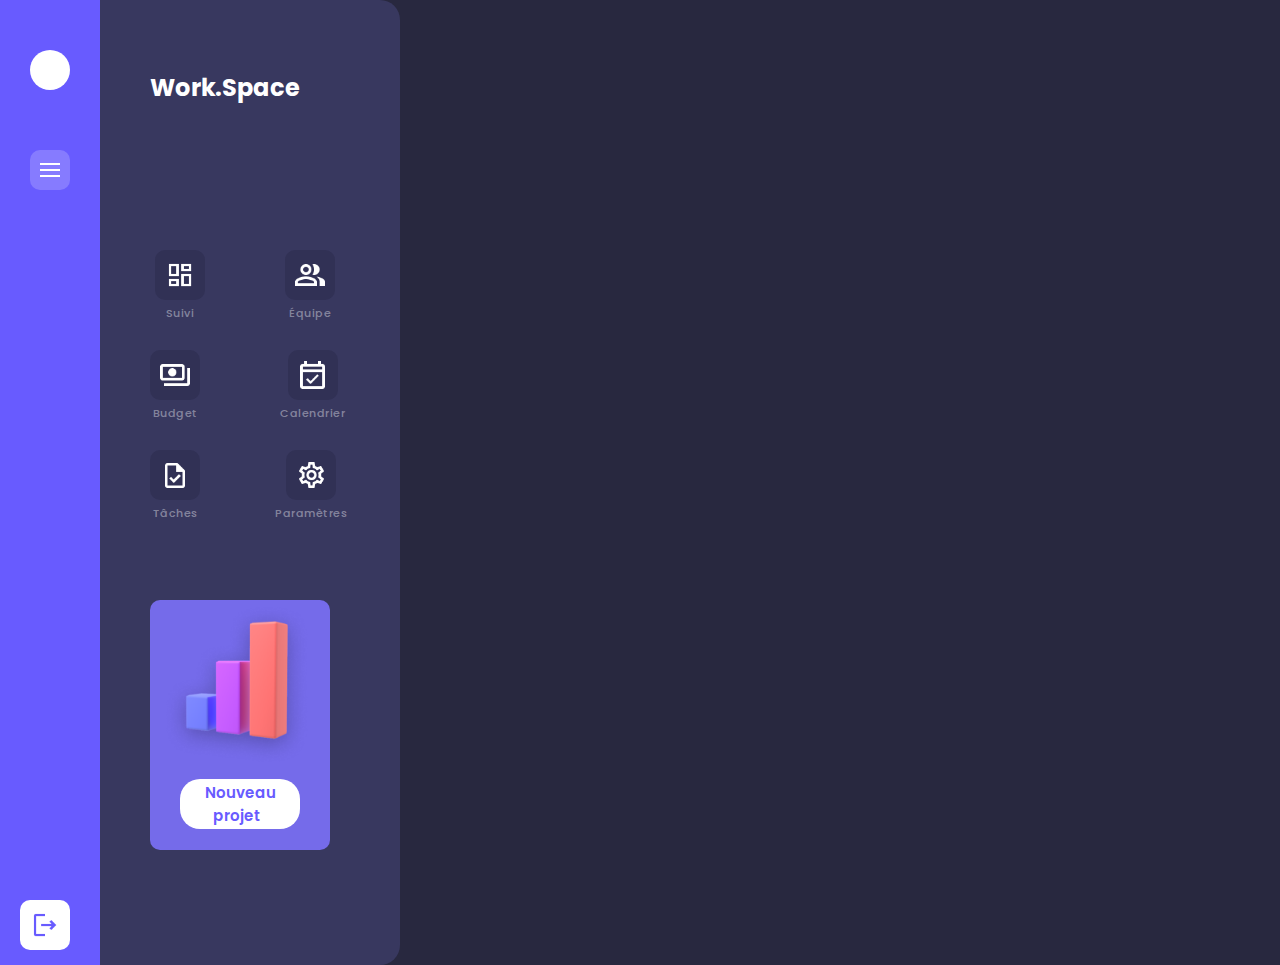
<file: frontend/index.html>
<!DOCTYPE html>
<html lang="fr">
<head>
    <meta charset="UTF-8">
    <meta name="viewport" content="width=device-width, initial-scale=1.0">
    <link rel="stylesheet" href="style.css">
    <link rel="preconnect" href="https://fonts.googleapis.com">
    <link rel="preconnect" href="https://fonts.gstatic.com" crossorigin>
    <link href="https://fonts.googleapis.com/css2?family=Poppins:ital,wght@0,100;0,200;0,300;0,400;0,500;0,600;0,700;0,800;0,900;1,100;1,200;1,300;1,400;1,500;1,600;1,700;1,800;1,900&display=swap" rel="stylesheet">
    <title>Project Manager</title>
</head>
<body>

    <div class="sidebar" id="sidebar">
        <div class="button-container">
            <div class="suivie">
                <img class="image_suivie" src="pictures/gestion.png" alt="image de gestion de projet">
            </div>
            <span class="button-label">Suivi</span>
        </div>

        <div class="button-container">
            <div class="collaborateurs">
                <img class="image_collaborateurs" src="pictures/collaborateurs.png" alt="image collaborateurs ">
            </div>
            <span class="button-label">Équipe</span>
        </div>

        <div class="button-container">
            <div class="budget">
                <img class="image_budget" src="pictures/budget.png" alt="image budget ">
            </div>
            <span class="button-label">Budget</span>
        </div>

        <div class="button-container">
            <div class="calendrier">
                <img class="image_calendrier" src="pictures/calendrier.png" alt="image calendrier ">
            </div>
            <span class="button-label">Calendrier</span>
        </div>

        <div class="button-container">
            <div class="taches">
                <img class="image_taches" src="pictures/taches.png" alt="image taches ">
            </div>
            <span class="button-label">Tâches</span>
        </div>

        <div class="button-container">
            <div class="parametres">
                <img class="image_parametres" src="pictures/parametre.png" alt="image parametre ">
            </div>
            <span class="button-label">Paramètres</span>
        </div>

        <div class="new_project">
            <img class="image_new_project" src="pictures/new_project.png" alt="image new project">
            <div class="bouton_projet">Nouveau <br/>&nbsp&nbspprojet</div>
        </div>

        <div class="logo">
            <h2>Work.Space</h2>
        </div>
    </div>

    <div class="sidebar2">
        <div class="toggle-btn" id="toggleBtn">
            <div class="toggle-icon"></div>
        </div>

        <div class="deconnexion">
            <img class="image_deconnexion" src="pictures/deco.png" alt="image de deconnexion">
        </div>

        <div class="profil"></div>
    </div>

    <script src="script.js"></script>
</body>
</html>
</file>
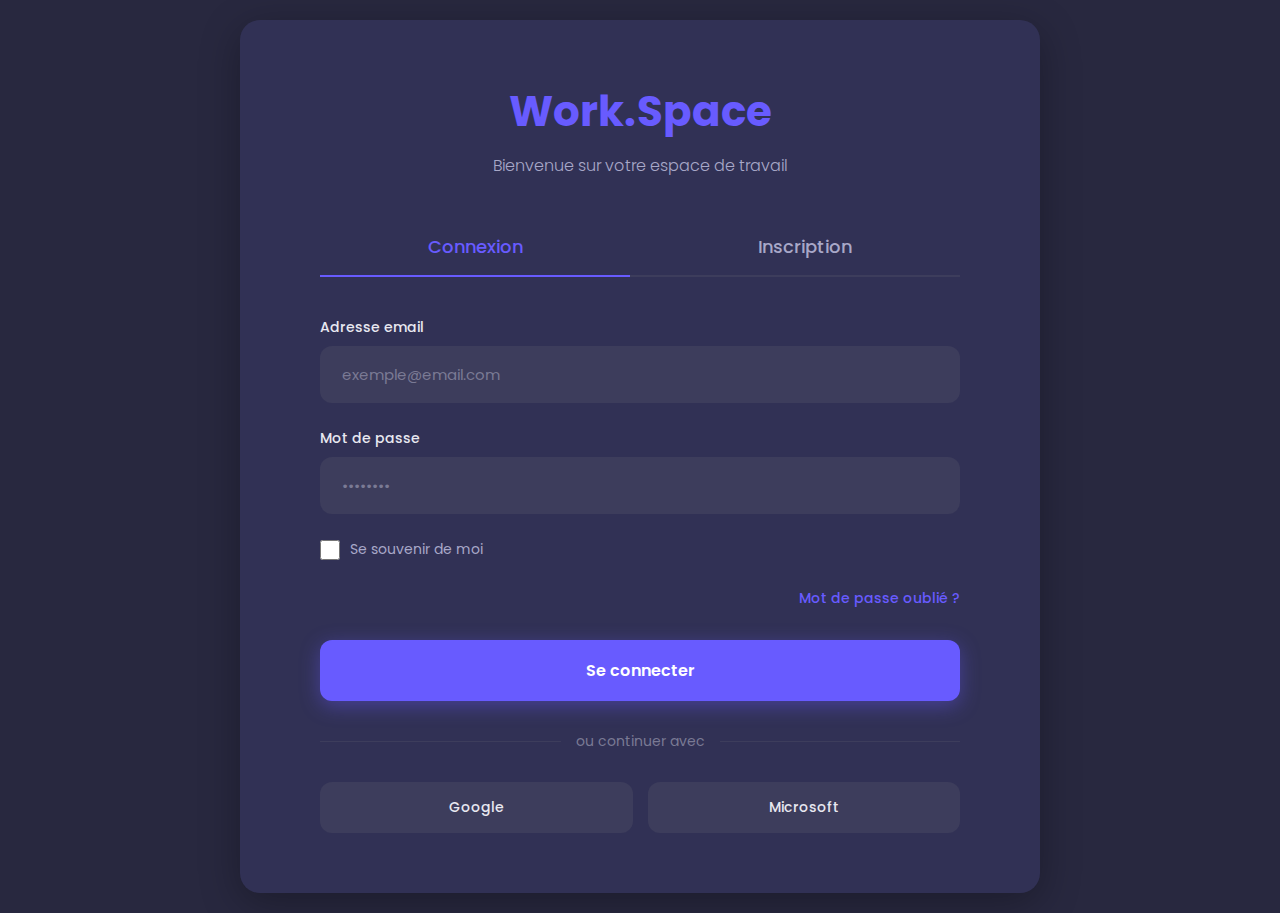
<file: frontend/login/login.html>
<!DOCTYPE html>
<html lang="fr">
<head>
    <meta charset="UTF-8">
    <meta name="viewport" content="width=device-width, initial-scale=1.0">
    <link rel="stylesheet" href="login.css">
    <link rel="preconnect" href="https://fonts.googleapis.com">
    <link rel="preconnect" href="https://fonts.gstatic.com" crossorigin>
    <link href="https://fonts.googleapis.com/css2?family=Poppins:ital,wght@0,100;0,200;0,300;0,400;0,500;0,600;0,700;0,800;0,900;1,100;1,200;1,300;1,400;1,500;1,600;1,700;1,800;1,900&display=swap" rel="stylesheet">
    <title>Enregistrement Work.Space</title>
</head>
<body>
    <div class="login_menu">
        <div class="logo">
            <h1>Work.Space</h1>
            <p>Bienvenue sur votre espace de travail</p>
        </div>

        <div class="tabs">
            <button class="tab active" onclick="switchTab('connexion')">Connexion</button>
            <button class="tab" onclick="switchTab('inscription')">Inscription</button>
        </div>

        <div id="connexion" class="form-container active">
            <div class="input-group">
                <label for="email-login">Adresse email</label>
                <input type="email" id="email-login" placeholder="exemple@email.com">
            </div>

            <div class="input-group">
                <label for="password-login">Mot de passe</label>
                <input type="password" id="password-login" placeholder="••••••••">
            </div>

            <div class="checkbox-group">
                <input type="checkbox" id="remember">
                <label for="remember">Se souvenir de moi</label>
            </div>

            <div class="forgot-password">
                <a href="#">Mot de passe oublié ?</a>
            </div>

            <button class="login" onclick="handleLogin()">Se connecter</button>

            <div class="divider">ou continuer avec</div>

            <div class="social-login">
                <button class="social-btn">Google</button>
                <button class="social-btn">Microsoft</button>
            </div>
        </div>

        <div id="inscription" class="form-container">
            <div class="input-group">
                <label for="name">Nom complet</label>
                <input type="text" id="name" placeholder="Jean Dupont">
            </div>

            <div class="input-group">
                <label for="email-signup">Adresse email</label>
                <input type="email" id="email-signup" placeholder="exemple@email.com">
            </div>

            <div class="input-group">
                <label for="password-signup">Mot de passe</label>
                <input type="password" id="password-signup" placeholder="••••••••">
            </div>

            <div class="input-group">
                <label for="password-confirm">Confirmer le mot de passe</label>
                <input type="password" id="password-confirm" placeholder="••••••••">
            </div>

            <div class="checkbox-group">
                <input type="checkbox" id="terms">
                <label for="terms">J'accepte les conditions d'utilisation</label>
            </div>

            <button class="login" onclick="handleSignup()">S'inscrire</button>

            <div class="divider">ou s'inscrire avec</div>

            <div class="social-login">
                <button class="social-btn">Google</button>
                <button class="social-btn">Microsoft</button>
            </div>
        </div>
    </div>

    <script src="login.js"></script>
</body>
</html>
</file>
<file: frontend/style.css>
body {
    background-color: #28283F;
    margin: 0;
    padding: 0;
    overflow: hidden;
}

.sidebar {
    width: 400px;
    height: 965px;
    background: #38385F;
    border-radius: 0 20px 20px 0;
    position: absolute;
    top: 0;
    left: 0;
    transition: transform 0.4s cubic-bezier(0.4, 0, 0.2, 1);
    z-index: 1;
}

.sidebar.hidden {
    transform: translateX(-300px);
}

.sidebar2 {
    width: 100px;
    height: 965px;
    background: #685BFF;
    position: absolute;
    top: 0;
    left: 0;
    z-index: 2;
}

/* Container pour les boutons avec labels */
.button-container {
    position: absolute;
    display: flex;
    flex-direction: column;
    align-items: center;
    gap: 5px;
}

/* Label sous les boutons */
.button-label {
    font-family: "Poppins", sans-serif;
    font-size: 11px;
    font-weight: 500;
    color: rgba(255, 255, 255, 0.4);
    transition: all 0.3s ease;
    text-align: center;
    letter-spacing: 0.5px;
}

/* Positionnement des containers */
.button-container:nth-child(1) {
    top: 250px;
    left: 155px;
}

.button-container:nth-child(2) {
    top: 250px;
    left: 285px;
}

.button-container:nth-child(3) {
    top: 350px;
    left: 150px;
}

.button-container:nth-child(4) {
    top: 350px;
    left: 280px;
}

.button-container:nth-child(5) {
    top: 450px;
    left: 150px;
}

.button-container:nth-child(6) {
    top: 450px;
    left: 275px;
}

/* Effet hover sur le container */
.button-container:hover .button-label {
    color: rgba(255, 255, 255, 0.95);
    transform: translateY(2px);
}

/* Bouton toggle */
.toggle-btn {
    width: 40px;
    height: 40px;
    background: rgba(255, 255, 255, 0.2);
    border-radius: 10px;
    position: absolute;
    top: 150px;
    left: 30px;
    transition: all 0.3s ease;
    display: flex;
    align-items: center;
    justify-content: center;
    cursor: pointer;
    backdrop-filter: blur(10px);
}

.toggle-btn:hover {
    background: rgba(255, 255, 255, 0.3);
    transform: scale(1.1);
}

.toggle-icon {
    width: 20px;
    height: 2px;
    background: white;
    position: relative;
    transition: all 0.3s ease;
}

.toggle-icon::before,
.toggle-icon::after {
    content: '';
    position: absolute;
    width: 20px;
    height: 2px;
    background: white;
    transition: all 0.3s ease;
}

.toggle-icon::before {
    top: -6px;
}

.toggle-icon::after {
    top: 6px;
}

.sidebar.hidden ~ .sidebar2 .toggle-icon {
    background: transparent;
}

.sidebar.hidden ~ .sidebar2 .toggle-icon::before {
    transform: rotate(45deg);
    top: 0;
}

.sidebar.hidden ~ .sidebar2 .toggle-icon::after {
    transform: rotate(-45deg);
    top: 0;
}

/* bouton deconnexion */

.deconnexion {
    width: 50px;
    height: 50px;
    background: #fff;
    border-radius: 10px;
    position: absolute;
    top: 900px;
    left: 20px;
    transition: all 0.3s ease;
    display: flex;
    align-items: center;
    justify-content: center;
    cursor: pointer;
}

.deconnexion:hover {
    transform: scale(1.1);
    background: #ffffff;
    box-shadow: 0 0 15px rgba(104, 91, 255, 0.6);
}

.image_deconnexion {
    width: 30px;
    transition: transform 0.3s ease;
}

.deconnexion:hover .image_deconnexion {
    transform: rotate(10deg);
}

/* bouton suivie */

.suivie {
    width: 50px;
    height: 50px;
    background: #313155;
    border-radius: 10px;
    transition: all 0.3s ease;
    display: flex;
    align-items: center;
    justify-content: center;
    cursor: pointer;
}

.suivie:hover {
    transform: scale(1.1);
    background: #685BFF;
    box-shadow: 0 0 15px rgba(104, 91, 255, 0.6);
}

.image_suivie {
    width: 30px;
    transition: transform 0.3s ease;
}

.suivie:hover .image_suivie {
    transform: rotate(10deg);
}


/* bouton collaborateurs */

.collaborateurs {
    width: 50px;
    height: 50px;
    background: #313155;
    border-radius: 10px;
    transition: all 0.3s ease;
    display: flex;
    align-items: center;
    justify-content: center;
    cursor: pointer;
}

.collaborateurs:hover {
    transform: scale(1.1);
    background: #685BFF;
    box-shadow: 0 0 15px rgba(104, 91, 255, 0.6);
}

.image_collaborateurs {
    width: 30px;
    transition: transform 0.3s ease;
}

.collaborateurs:hover .image_collaborateurs {
    transform: rotate(10deg);
}


/* bouton budget */

.budget {
    width: 50px;
    height: 50px;
    background: #313155;
    border-radius: 10px;
    transition: all 0.3s ease;
    display: flex;
    align-items: center;
    justify-content: center;
    cursor: pointer;
}

.budget:hover {
    transform: scale(1.1);
    background: #685BFF;
    box-shadow: 0 0 15px rgba(104, 91, 255, 0.6);
}

.image_budget {
    width: 30px;
    transition: transform 0.3s ease;
}

.budget:hover .image_budget {
    transform: rotate(10deg);
}

/* bouton calendrier */

.calendrier {
    width: 50px;
    height: 50px;
    background: #313155;
    border-radius: 10px;
    transition: all 0.3s ease;
    display: flex;
    align-items: center;
    justify-content: center;
    cursor: pointer;
}

.calendrier:hover {
    transform: scale(1.1);
    background: #685BFF;
    box-shadow: 0 0 15px rgba(104, 91, 255, 0.6);
}

.image_calendrier {
    width: 25px;
    transition: transform 0.3s ease;
}

.calendrier:hover .image_calendrier {
    transform: rotate(10deg);
}

/* bouton taches */

.taches {
    width: 50px;
    height: 50px;
    background: #313155;
    border-radius: 10px;
    transition: all 0.3s ease;
    display: flex;
    align-items: center;
    justify-content: center;
    cursor: pointer;
}

.taches:hover {
    transform: scale(1.1);
    background: #685BFF;
    box-shadow: 0 0 15px rgba(104, 91, 255, 0.6);
}

.image_taches {
    width: 20px;
    transition: transform 0.3s ease;
}

.taches:hover .image_taches {
    transform: rotate(10deg);
}


/* bouton parametres */

.parametres {
    width: 50px;
    height: 50px;
    background: #313155;
    border-radius: 10px;
    transition: all 0.3s ease;
    display: flex;
    align-items: center;
    justify-content: center;
    cursor: pointer;
}

.parametres:hover {
    transform: scale(1.1);
    background: #685BFF;
    box-shadow: 0 0 15px rgba(104, 91, 255, 0.6);
}

.image_parametres {
    width: 25px;
    transition: transform 0.3s ease;
}

.parametres:hover .image_parametres {
    transform: rotate(10deg);
}

/* bouton profil */

.profil{
    width: 40px;
    height: 40px;
    background-color: white;
    border-radius: 20px 20px 20px 20px;
    position: absolute;
    top: 50px;
    left: 30px;
}

/* bouton nouveau projet */

.new_project{
    width: 180px;
    height: 250px;
    background-color: #756BEA;
    position: absolute;
    top: 600px;
    left: 150px;
    border-radius: 10px 10px 10px 10px;
    cursor: pointer;
    transition: transform 0.3s ease;
}

.new_project:hover {
    transform: scale(1.05);
}

.image_new_project{
    width: 175px;
}

/* logo */


.logo{
    font-family: "Poppins", sans-serif;
    font-weight: 800;
    font-style: normal;
    color: white;
    position: absolute;
    top: 50px;
    left: 150px;
}

.bouton_projet {
    font-family: "Poppins", sans-serif;
    font-weight: 600;
    font-style: normal;
    width: 120px;
    height: 50px;
    position: absolute;
    left: 30px;
    background-color: white;
    border-radius: 20px;
    cursor: pointer;
    transition: transform 0.3s ease;
    color: #685BFF;
    font-size: 15px;
    display: flex;
    align-items: center;
    justify-content: center;
}


.bouton_projet:hover {
    transform: scale(1.05);
}
</file>
<file: frontend/login/login.css>
* {
    margin: 0;
    padding: 0;
    box-sizing: border-box;
}

body {
    background-color: #28283F;
    font-family: 'Poppins', sans-serif;
    display: flex;
    justify-content: center;
    align-items: center;
    min-height: 100vh;
    padding: 20px;
}

.login_menu {
    width: 800px;
    max-width: 100%;
    background-color: #313155;
    border-radius: 20px;
    padding: 60px 80px;
    box-shadow: 0 10px 40px rgba(0, 0, 0, 0.3);
}

.logo {
    text-align: center;
    margin-bottom: 40px;
}

.logo h1 {
    color: #685BFF;
    font-size: 42px;
    font-weight: 700;
    margin-bottom: 10px;
}

.logo p {
    color: #A8A8C8;
    font-size: 16px;
    font-weight: 300;
}

.tabs {
    display: flex;
    gap: 20px;
    margin-bottom: 40px;
    border-bottom: 2px solid #3D3D5C;
}

.tab {
    flex: 1;
    padding: 15px;
    background: none;
    border: none;
    color: #A8A8C8;
    font-family: 'Poppins', sans-serif;
    font-size: 18px;
    font-weight: 500;
    cursor: pointer;
    transition: all 0.3s ease;
    position: relative;
}

.tab:hover {
    color: #685BFF;
}

.tab.active {
    color: #685BFF;
}

.tab.active::after {
    content: '';
    position: absolute;
    bottom: -2px;
    left: 0;
    right: 0;
    height: 2px;
    background-color: #685BFF;
}

.form-container {
    display: none;
}

.form-container.active {
    display: block;
    animation: fadeIn 0.4s ease;
}

@keyframes fadeIn {
    from {
        opacity: 0;
        transform: translateY(10px);
    }
    to {
        opacity: 1;
        transform: translateY(0);
    }
}

.input-group {
    margin-bottom: 25px;
}

.input-group label {
    display: block;
    color: #E8E8F0;
    font-size: 14px;
    font-weight: 500;
    margin-bottom: 8px;
}

.input-group input {
    width: 100%;
    padding: 15px 20px;
    background-color: #3D3D5C;
    border: 2px solid transparent;
    border-radius: 12px;
    color: #E8E8F0;
    font-family: 'Poppins', sans-serif;
    font-size: 15px;
    transition: all 0.3s ease;
}

.input-group input:focus {
    outline: none;
    border-color: #685BFF;
    background-color: #434366;
}

.input-group input::placeholder {
    color: #7A7A94;
}

.checkbox-group {
    display: flex;
    align-items: center;
    margin-bottom: 25px;
}

.checkbox-group input[type="checkbox"] {
    width: 20px;
    height: 20px;
    margin-right: 10px;
    cursor: pointer;
    accent-color: #685BFF;
}

.checkbox-group label {
    color: #A8A8C8;
    font-size: 14px;
    cursor: pointer;
}

.forgot-password {
    text-align: right;
    margin-bottom: 30px;
}

.forgot-password a {
    color: #685BFF;
    text-decoration: none;
    font-size: 14px;
    font-weight: 500;
    transition: color 0.3s ease;
}

.forgot-password a:hover {
    color: #8577FF;
}

.login {
    width: 100%;
    padding: 18px;
    border-radius: 12px;
    background-color: #685BFF;
    border: none;
    color: white;
    font-family: 'Poppins', sans-serif;
    font-size: 16px;
    font-weight: 600;
    cursor: pointer;
    transition: all 0.3s ease;
    box-shadow: 0 5px 20px rgba(104, 91, 255, 0.4);
}

.login:hover {
    transform: translateY(-2px);
    box-shadow: 0 8px 25px rgba(104, 91, 255, 0.6);
    background-color: #7A6CFF;
}

.login:active {
    transform: translateY(0);
}

.divider {
    display: flex;
    align-items: center;
    margin: 30px 0;
    color: #7A7A94;
    font-size: 14px;
}

.divider::before,
.divider::after {
    content: '';
    flex: 1;
    height: 1px;
    background-color: #3D3D5C;
}

.divider::before {
    margin-right: 15px;
}

.divider::after {
    margin-left: 15px;
}

.social-login {
    display: flex;
    gap: 15px;
}

.social-btn {
    flex: 1;
    padding: 15px;
    border-radius: 12px;
    background-color: #3D3D5C;
    border: none;
    color: #E8E8F0;
    font-family: 'Poppins', sans-serif;
    font-size: 14px;
    font-weight: 500;
    cursor: pointer;
    transition: all 0.3s ease;
}

.social-btn:hover {
    background-color: #4A4A6E;
    transform: translateY(-2px);
}

@media (max-width: 768px) {
    .login_menu {
        padding: 40px 30px;
    }

    .logo h1 {
        font-size: 32px;
    }

    .social-login {
        flex-direction: column;
    }
}
</file>
